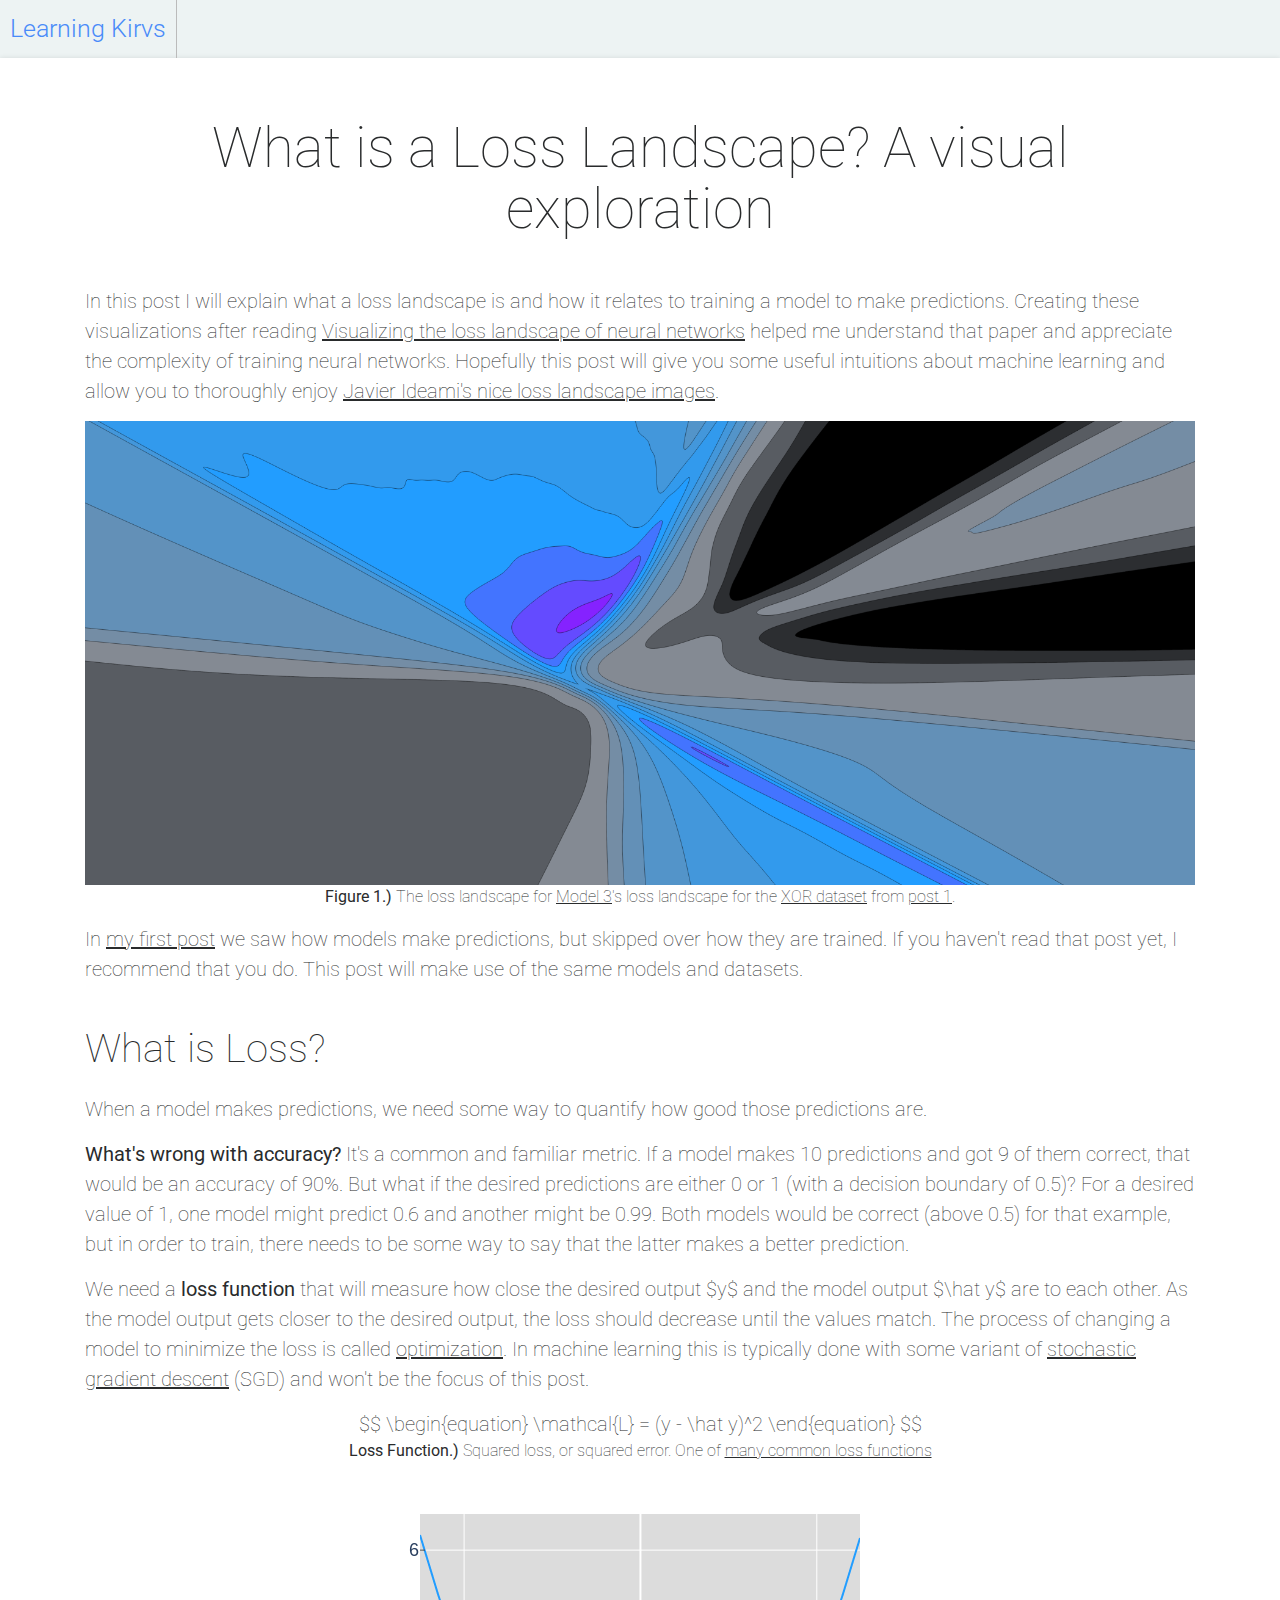
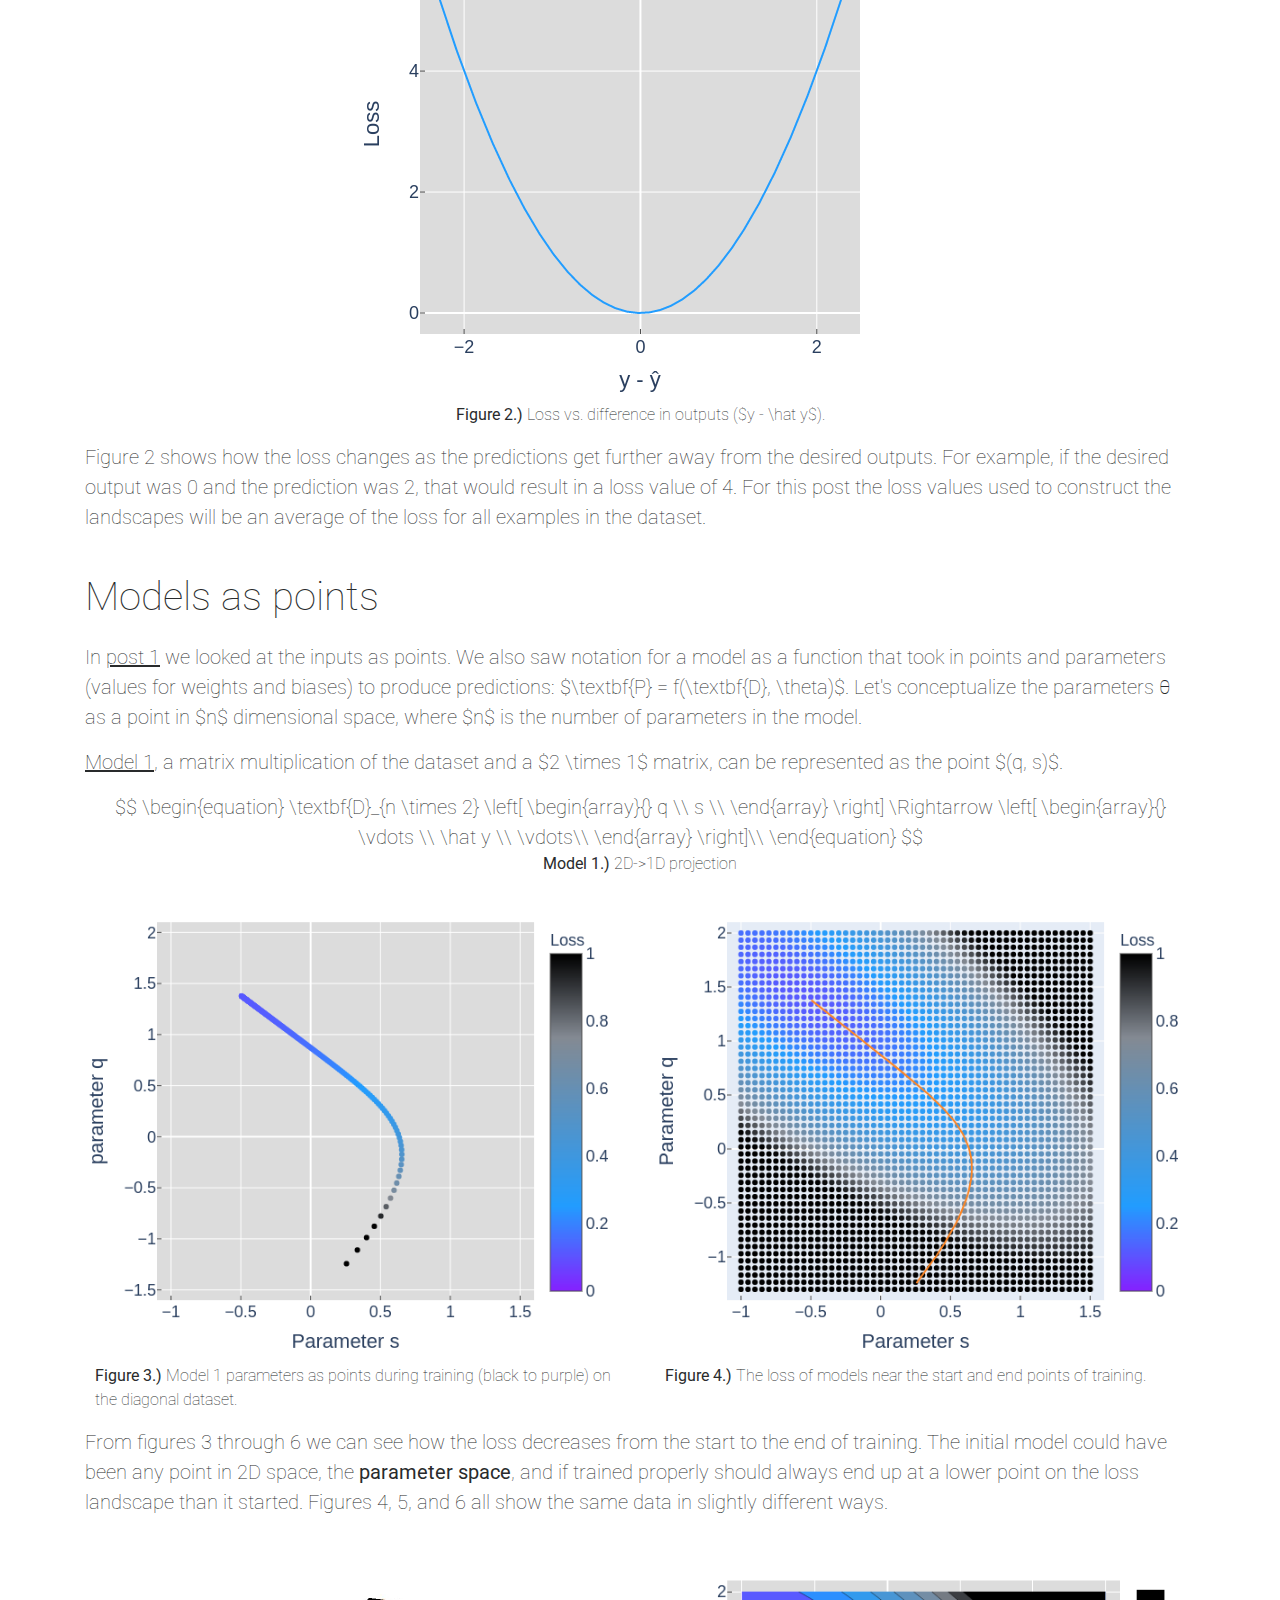
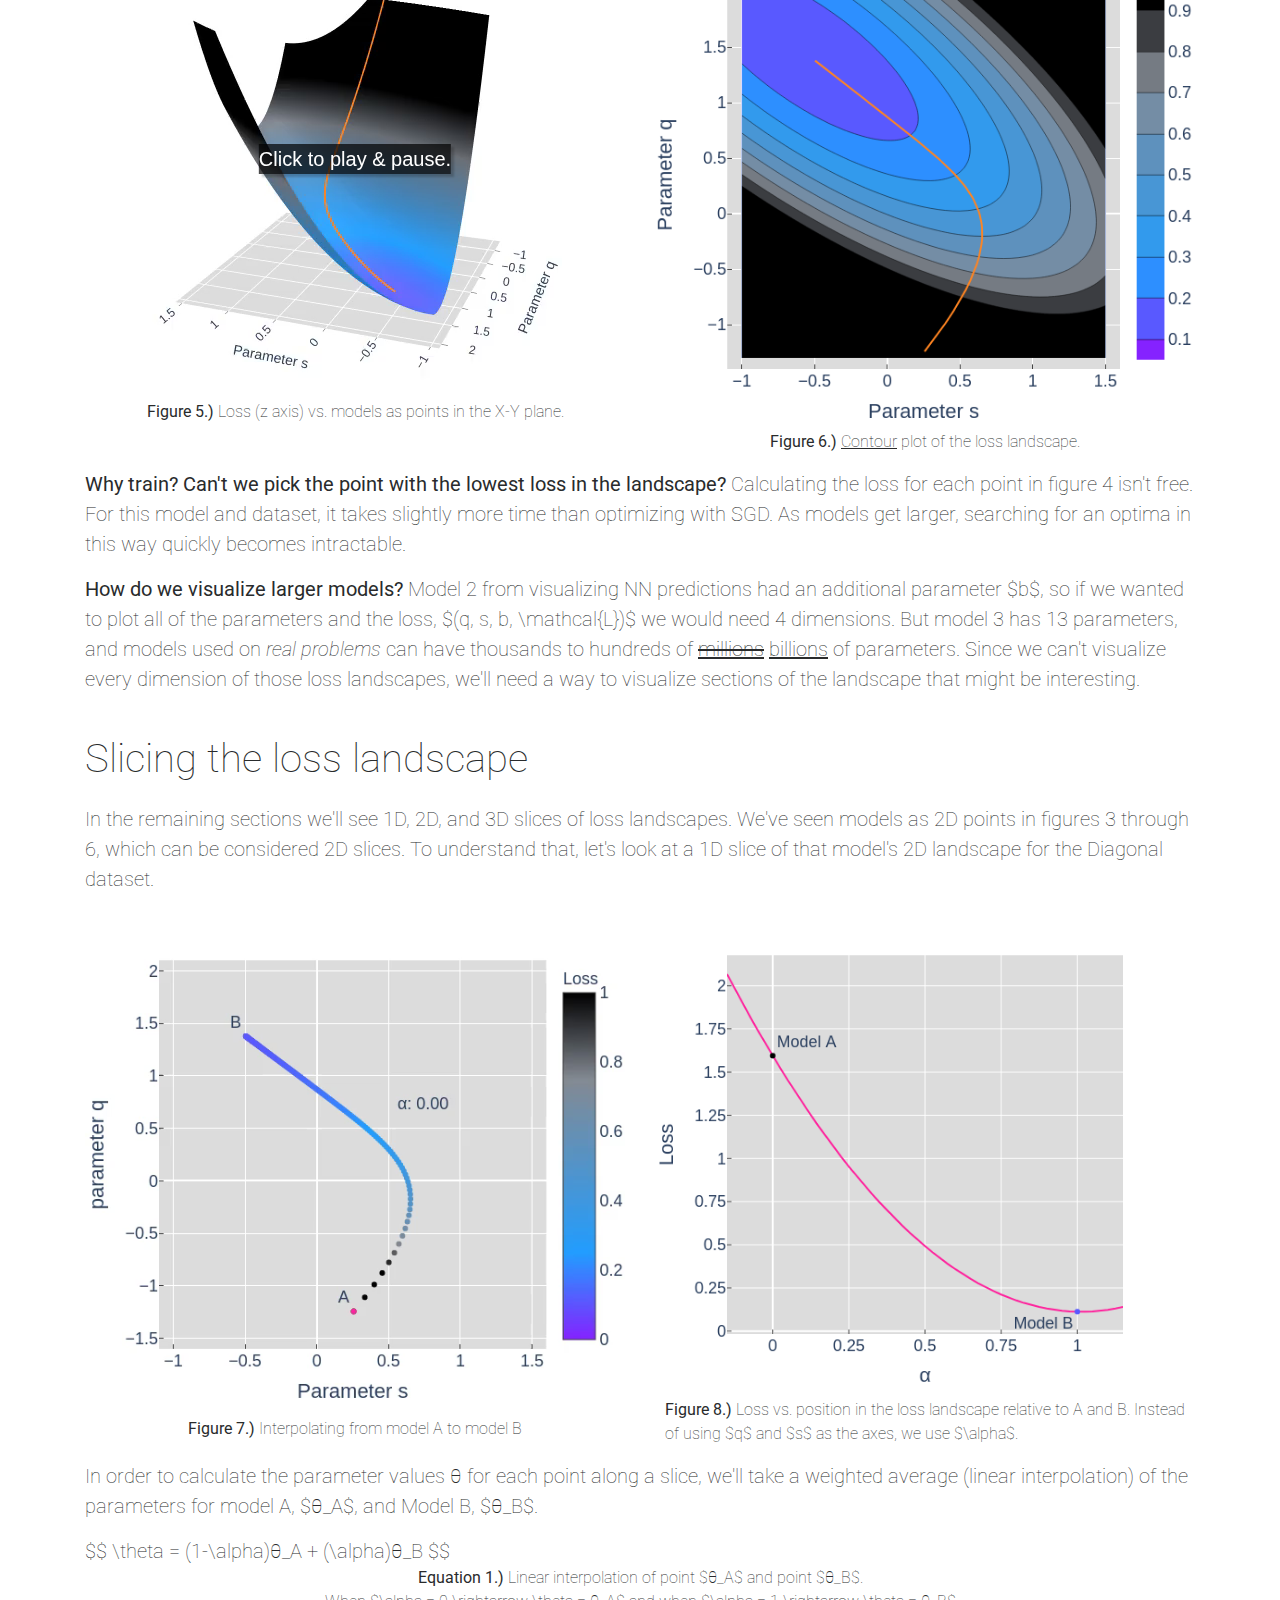
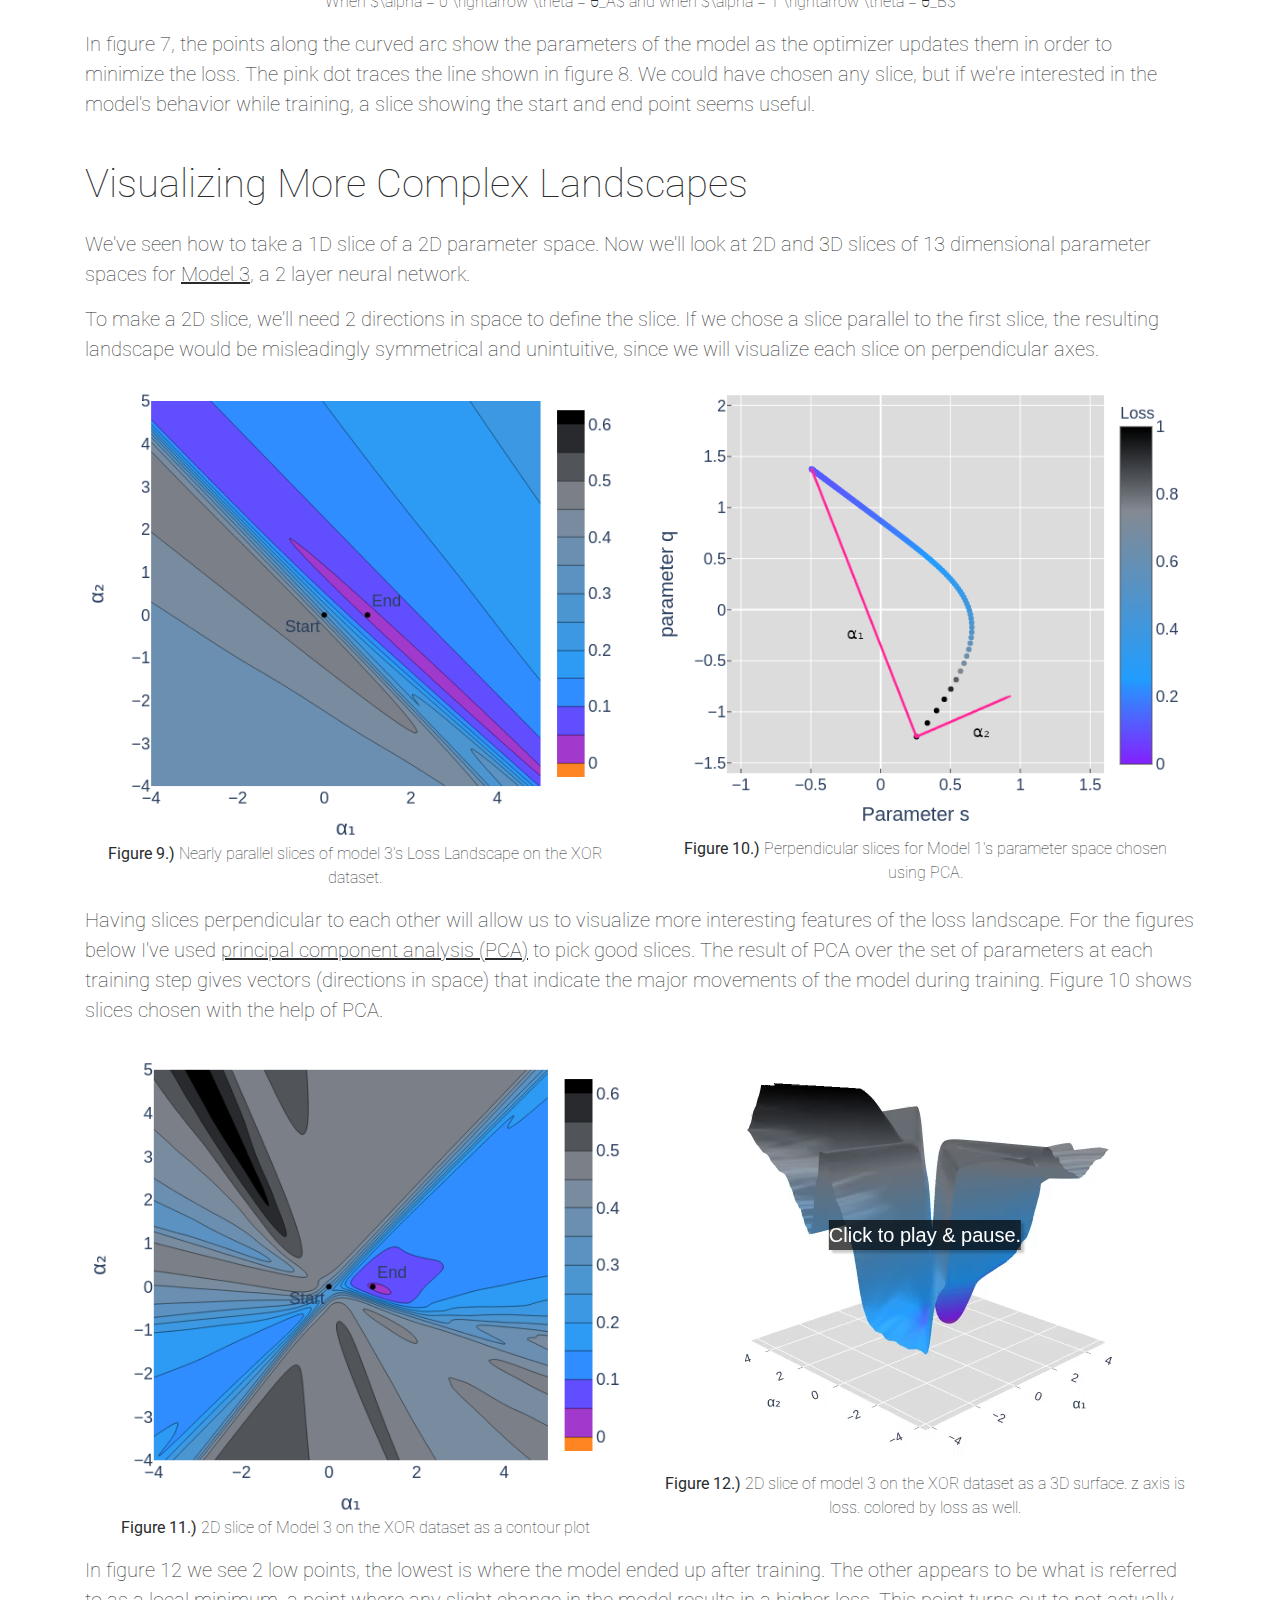
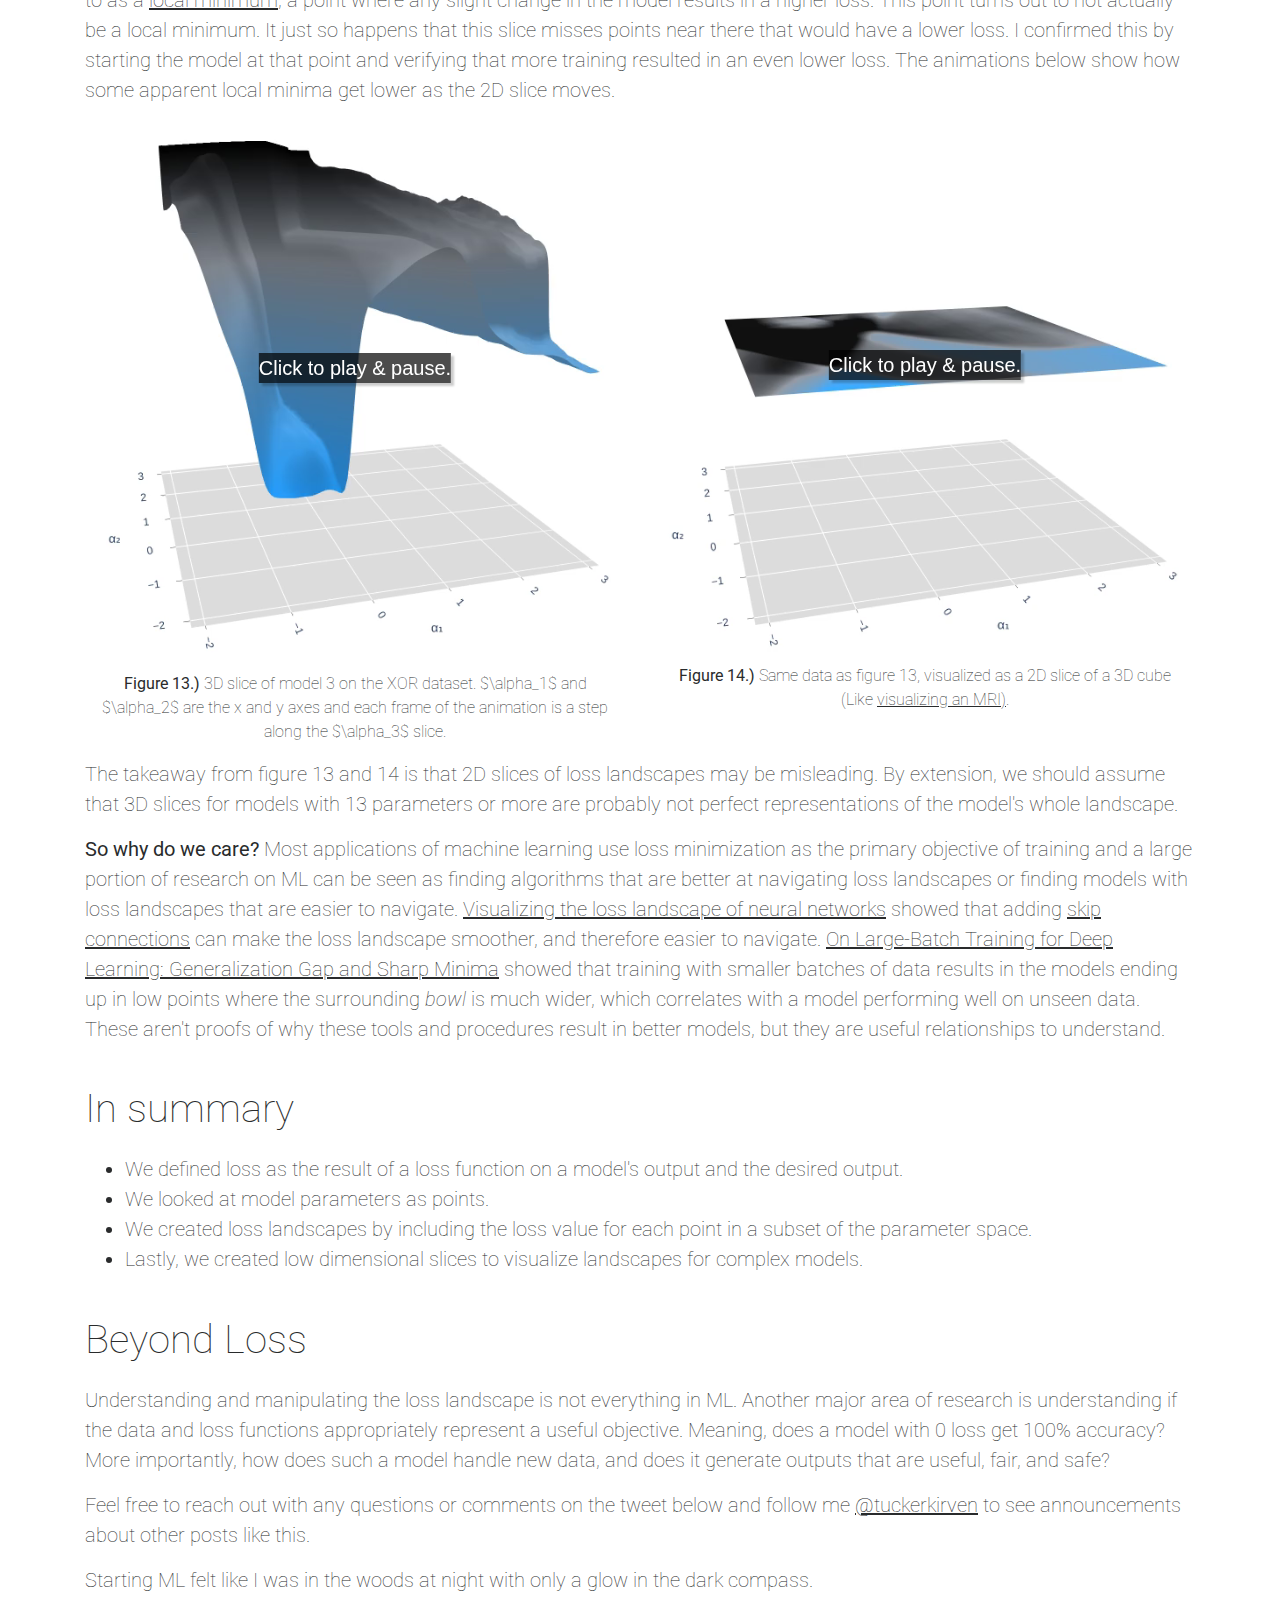
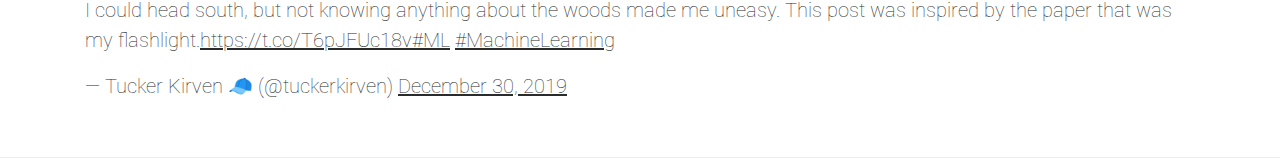
<file: loss_landscape.html>
<!DOCTYPE HTML>
<html lang="en">

<head>
  <title>Visualizing The Loss Landscape
  </title>
  <base target="_blank">
  <meta http-equiv="X-UA-Compatible" content="IE=edge">
  <meta name="viewport" content="width=device-width, initial-scale=1">
  <meta charset="UTF-8">

  <meta property="og:site_name" content="LearningKirvs">
  <meta property="og:title" content="What is a Loss Landscape? A visual exploration">
  <meta property="og:image" content="https://jtuckerk.github.io/images/loss_landscape_big.png">
  <meta property="og:description" content="How can seeing and uderstanding a loss landscape give insights into why some ML tools and procedures work better than others.">
  <!-- Font -->

  <meta name="twitter:card" content="summary_large_image">
  <meta name="twitter:site" content="@learningkirvs">
  <meta name="twitter:creator" content="@tuckerkirven">
  <meta name="twitter:title" content="What is a Loss Landscape? A visual exploration">
  <meta name="twitter:description" content="How can seeing and understanding a loss landscape give insights into why some ML tools and procedures work better than others.">
  <meta name="twitter:image" content="https://jtuckerk.github.io/images/loss_landscape_big.png">
  <link href="https://fonts.googleapis.com/css?family=Roboto:300,400,500" rel="stylesheet">


  <!-- Stylesheets -->

  <link href="common-css/bootstrap.css" rel="stylesheet">

  <link href="common-css/ionicons.css" rel="stylesheet">


  <link href="visualize_nn_predictions/css/styles.css" rel="stylesheet">

  <link href="visualize_nn_predictions/css/responsive.css" rel="stylesheet">

  <link href="visualize_nn_predictions/css/custom.css" rel="stylesheet">

  <link href="css/custom.css" rel="stylesheet">

  <!-- Global site tag (gtag.js) - Google Analytics -->
  <script async src="https://www.googletagmanager.com/gtag/js?id=UA-140927467-1"></script>
  <script>
    window.dataLayer = window.dataLayer || [];

    function gtag() {
      dataLayer.push(arguments);
    }
    gtag('js', new Date());

    gtag('config', 'UA-140927467-1');
  </script>


  <script type="text/x-mathjax-config">
    MathJax.Hub.Config({"HTML-CSS": { scale: 85}, tex2jax: {inlineMath: [['$','$'], ['\\(','\\)']]}});
</script>
  <script src="https://cdn.mathjax.org/mathjax/latest/MathJax.js?config=TeX-AMS-MML_HTMLorMML" type="text/javascript"></script>
  </script>
</head>

<body>

  <header>
    <div class="row no-gutters">
      <div class="col-12">


        <a href="index.html" target="_self" class="logo float-left noline">Learning Kirvs</a>

      </div>
    </div>
    <!-- conatiner -->
  </header>

  <section class="post-area section">
    <div class="container">

      <div class="row">
        <div class="col-lg-22 col-md-22 col-sm-12 col-xs-12 mx-auto">

          <div class="main-post">

            <div class="blog-post-inner">

              <h2 class="title center-text">
                What is a Loss Landscape? A visual exploration
              </h2>
              <br>
              </iron-icon>

              <p class="para">
                In this post I will explain what a loss landscape is and how it relates to training
                a model to make predictions. Creating these visualizations after
                reading <a href="https://arxiv.org/abs/1712.09913">Visualizing the loss landscape of
                neural networks</a> helped me understand that paper and appreciate the complexity of
                training neural networks. Hopefully this post will give you some useful intuitions
                about machine learning and allow you to thoroughly
                enjoy <a href="https://losslandscape.com">Javier Ideami's nice loss landscape
                images</a>.
              </p>
              <img src="images/loss_landscape_big.png" class="img-fluid mx-auto">
              <div class="figure-text-center"><b>Figure 1.) </b>The loss landscape
                for <a href="visualize_nn_predictions.html#Model3" target="_blank">Model 3</a>'s loss
                landscape for the <a href="visualize_nn_predictions.html#XOR_Dataset" target="_blank">XOR dataset</a> from <a href="visualize_nn_predictions.html#Model3" target="_blank">post 1</a>.</div>
              <p class="para">
                In <a href="visualize_nn_predictions.html#Model3" target="_blank">my first post</a>
                we saw how models make predictions, but skipped over how they are trained. If you haven't read that post yet, I recommend that you do. This post
                will make use of the same models and datasets.
              </p>
              <h3> What is Loss? </h3>
              <p class="para">
                When a model makes predictions, we need some way to quantify how good those
                predictions are.
              </p>
              <p class="para">
                <b>What's wrong with accuracy?</b> It's a common and familiar metric. If a model
                makes 10 predictions and got 9 of them correct, that would be an accuracy of
                90%. But what if the desired predictions are either 0 or 1 (with a decision boundary
                of 0.5)? For a desired value of 1, one model might predict 0.6 and another might be
                0.99. Both models would be correct (above 0.5) for that example, but in order to
                train, there needs to be some way to say that the latter makes a better prediction.
              </p>

              <p class="para">
                We need a <b>loss function</b> that will measure how close the desired output $y$
                and the model output $\hat y$ are to each other. As the model output gets closer to
                the desired output, the loss should decrease until the values match. The
                process of changing a model to minimize the loss is
                called <a href="https://en.wikipedia.org/wiki/Mathematical_optimization">optimization</a>. In
                machine learning this is typically done with some variant
                of <a href="https://en.wikipedia.org/wiki/Stochastic_gradient_descent">stochastic
                  gradient descent</a> (SGD) and won't be the focus of this post.
              </p>
              <div class="center-text">
                $$
                \begin{equation}
                \mathcal{L} = (y - \hat y)^2
                \end{equation}
                $$
              </div>
              <div class="figure-text-center"><b>Loss Function.)</b> Squared loss, or squared
                error. One of <a href="https://ml-cheatsheet.readthedocs.io/en/latest/loss_functions.html">many common loss functions</a></div>


              <img src="loss_landscape/images/loss_func.png" class="img-fluid mx-auto" style="padding-top: 40px;">
              <div class="figure-text-center"><b>Figure 2.)</b> Loss vs. difference in outputs ($y -
                \hat y$).</div>
            </div>

            <p class="para">
              Figure 2 shows how the loss changes as the predictions get further away from the
              desired outputs. For example, if the desired output was 0 and the prediction was 2,
              that would result in a loss value of 4. For this post the loss values used to
              construct the landscapes will be an average of the loss for all examples in the
              dataset.
            </p>
            <h3> Models as points </h3>
            <p class="para">
              In <a href="visualize_nn_predictions.html" target="_blank">post 1</a> we looked at the inputs as
              points. We also saw notation for a model as a function that took in points and
              parameters (values for weights and biases) to produce predictions: $\textbf{P} =
              f(\textbf{D}, \theta)$. Let's conceptualize the parameters θ as a
              point in $n$ dimensional space, where $n$ is the number of parameters in the model.
            </p>
            <p class="para">
              <a href="visualize_nn_predictions.html#Model1">Model 1</a>, a matrix multiplication of the dataset and a $2 \times 1$ matrix, can be
              represented as the point $(q, s)$.
            </p>
            <div class="center-text">
              $$
              \begin{equation}
              \textbf{D}_{n \times 2}
              \left[
              \begin{array}{}
              q \\
              s \\
              \end{array}
              \right]
              \Rightarrow
              \left[
              \begin{array}{}
              \vdots \\
              \hat y \\
              \vdots\\
              \end{array}
              \right]\\
              \end{equation}
              $$
            </div>
            <div class="figure-text-center"><b>Model 1.)</b> 2D->1D projection</div>
            <div class="row">
              <div class="col-lg-6 col-md-6 col-sm-12 col-xs-12" style="padding-top: 30px;">
                <img src="loss_landscape/images/2Dmodel_params_training.png" class="img-fluid mx-auto" style="image-rendering: -webkit-optimize-contrast;">
                <div class="figure-text"><b>Figure 3.)</b> Model 1 parameters as points during training (black to purple) on the diagonal dataset.</div>
              </div>

              <div class="col-lg-6 col-md-6 col-sm-12 col-xs-12" style="padding-top: 30px;">
                <img src="loss_landscape/images/2Dgrid.png" class="img-fluid mx-auto">
                <div class="figure-text"><b>Figure 4.)</b> The loss of models near the start and
                  end points of training.</div>
              </div>
            </div>
            <p class="para">
              From figures 3 through 6 we can see how the loss decreases from the start to the end
              of training. The initial model could have been any point in 2D space, the <b>parameter
                space</b>, and if trained properly should always end up at a lower point on the loss
              landscape than it started. Figures 4, 5, and 6 all show the same data in slightly
              different ways.
            </p>
            <div class="row">
              <div class="col-lg-6 col-md-6 col-sm-12 col-xs-12" style="padding-top: 30px;">
                <div class="animate center-text" style="height: unset;">
                  <video class="videoGif embed-responsive img-max" preload="metadata" disableRemotePlayback loop playsinline>
                    <source src="loss_landscape/gifs/rotate2dproj_surface.mp4#t=0.1" type="video/mp4" />
                  </video>
                </div>

                <div class="figure-text-center"><b>Figure 5.)</b> Loss (z axis) vs. models as points
                  in the X-Y plane.</div>
              </div>

              <div class="col-lg-6 col-md-6 col-sm-12 col-xs-12" style="padding-top: 30px;">
                <img src="loss_landscape/images/2Dcontour_sc.png" class="img-fluid mx-auto">
                <div class="figure-text-center"><b>Figure
                    6.)</b> <a href="https://en.wikipedia.org/wiki/Contour_line">Contour</a> plot of
                  the loss landscape.</div>
              </div>
            </div>
            <p class="para">
              <b>Why train? Can't we pick the point with the lowest loss in the landscape?</b>
              Calculating the loss for each point in figure 4 isn't free. For this model
              and dataset, it takes slightly more time than optimizing with SGD. As models get
              larger, searching for an optima in this way quickly becomes intractable.
            </p>
            <p class="para">
              <b>How do we visualize larger models?</b> Model 2 from visualizing NN predictions had
              an additional parameter $b$, so if we wanted to plot all of the parameters and the
              loss, $(q, s, b, \mathcal{L})$ we would need 4 dimensions. But model 3 has 13
              parameters, and models used on <i>real problems</i> can have thousands to hundreds
              of <a href="https://yashuseth.blog/2019/06/12/bert-explained-faqs-understand-bert-working/"><s>millions</s></a> <a href="https://twitter.com/arankomatsuzaki/status/1266172138773307392?s=20">billions</a>
              of parameters. Since we can't visualize every dimension of those loss landscapes,
              we'll need a way to visualize sections of the landscape that might be
              interesting.
            </p>
            <h3> Slicing the loss landscape </h3>
            <p class="para">
              In the remaining sections we'll see 1D, 2D, and 3D slices of loss landscapes. We've
              seen models as 2D points in figures 3 through 6, which can be considered 2D slices. To
              understand that, let's look at a 1D slice of that model's 2D landscape for the Diagonal
              dataset.
            </p>
            <div class="row">
              <div class="col-lg-6 col-md-6 col-sm-12 col-xs-12" style="padding-top: 30px;">
                <div class="animate center-text autostarted" style="height: unset;">
                  <video class="videoGif embed-responsive img-max" preload="metadata" disableRemotePlayback loop playsinline autoplay muted>
                    <source src="loss_landscape/gifs/slice_2d.mp4#t=0.1" type="video/mp4" />
                  </video>
                </div>
                <div class="figure-text-center"><b>Figure 7.)</b> Interpolating from model A to model B</div>
              </div>

              <div class="col-lg-6 col-md-6 col-sm-12 col-xs-12" style="padding-top: 30px;">
                <img src="loss_landscape/images/1Dloss_slice.png" class="img-fluid mx-auto">
                <div class="figure-text"><b>Figure 8.)</b> Loss vs. position in the loss landscape
                  relative to A and B. Instead of using $q$ and $s$ as the axes, we use $\alpha$.</div>
              </div>
            </div>
            <p class="para">
              In order to calculate the parameter values θ for each point along a slice, we'll
              take a weighted average (linear interpolation) of the parameters for model A, $θ_A$,
              and Model B, $θ_B$.
            </p>
            $$
            \theta = (1-\alpha)θ_A + (\alpha)θ_B
            $$
            <div class="figure-text-center"><b>Equation 1.)</b> Linear interpolation of point $θ_A$ and
              point $θ_B$.<br> When $\alpha = 0 \rightarrow \theta = θ_A$ and when $\alpha = 1
              \rightarrow \theta = θ_B$</div>

            <p class="para">
              In figure 7, the points along the curved arc show the parameters of the model as the
              optimizer updates them in order to minimize the loss. The pink dot traces the line
              shown in figure 8. We could have chosen any slice, but if we're interested in the
              model's behavior while training, a slice showing the start and end point seems
              useful.
            </p>
            <h3> Visualizing More Complex Landscapes </h3>
            <p class="para">
              We've seen how to take a 1D slice of a 2D parameter space. Now we'll look at 2D and
              3D slices of 13 dimensional parameter spaces for <a href="visualize_nn_predictions.html#Model3" target="_blank">Model 3</a>, a 2 layer neural network.
            </p>
            <p class="para">
              To make a 2D slice, we'll need 2 directions in space to define the slice. If we chose
              a slice parallel to the first slice, the resulting landscape would be misleadingly
              symmetrical and unintuitive, since we will visualize each slice on perpendicular axes.
            </p>
            <div class="row">
              <div class="col-lg-6 col-md-6 col-sm-12 col-xs-12">
                <img src="loss_landscape/images/XOR3_2d_par_sc_9.png" class="img-fluid mx-auto">
                <div class="figure-text-center"><b>Figure 9.)</b> Nearly parallel slices of model 3's Loss Landscape on the XOR dataset.</div>
              </div>
              <div class="col-lg-6 col-md-6 col-sm-12 col-xs-12">
                <img src="loss_landscape/images/2Dmodel_params_training_PCA_slices.png" class="img-fluid mx-auto">
                <div class="figure-text-center"><b>Figure 10.)</b> Perpendicular slices for Model 1's parameter space chosen using PCA.</div>
              </div>
            </div>
            <p class="para">
              Having slices perpendicular to each other will allow us to visualize more interesting
              features of the loss landscape. For the figures below I've
              used <a href="https://en.wikipedia.org/wiki/Principal_component_analysis">principal
                component analysis (PCA)</a> to pick good slices. The result of PCA over the set of
              parameters at each training step gives vectors (directions in space) that indicate the
              major movements of the model during training. Figure 10 shows slices chosen with the
              help of PCA.
            </p>
            <div class="row">
              <div class="col-lg-6 col-md-6 col-sm-12 col-xs-12">
                <img src="loss_landscape/images/XOR3_2D_orth_sc_10.png" class="img-fluid mx-auto">
                <div class="figure-text-center"><b>Figure 11.)</b> 2D slice of Model 3 on the XOR dataset as a contour plot</div>

              </div>
              <div class="col-lg-6 col-md-6 col-sm-12 col-xs-12">
                <div class="animate center-text " style="height: unset;">
                  <video class="videoGif embed-responsive img-max" preload="metadata" disableRemotePlayback loop playsinline>
                    <source src="loss_landscape/gifs/XOR3_3D_rotate.mp4#t=0.1" type="video/mp4" />
                  </video>
                </div>
                <div class="figure-text-center"><b>Figure 12.)</b> 2D slice of model 3 on the XOR dataset as a 3D surface. z axis is loss. colored by loss as well. </div>
              </div>
            </div>
            <p class="para">
              In figure 12 we see 2 low points, the lowest is where the model ended up after
              training. The other appears to be what is referred to as
              a <a href="https://www.mathsisfun.com/algebra/functions-maxima-minima.html">local
              minimum</a>, a point where any slight change in the model results in a higher
              loss. This point turns out to not actually be a local minimum. It just so happens that
              this slice misses points near there that would have a lower loss. I confirmed this by
              starting the model at that point and verifying that more training resulted in an even
              lower loss. The animations below show how some apparent local minima get lower as the
              2D slice moves.
            </p>
            <div class="row">
              <div class="col-lg-6 col-md-6 col-sm-12 col-xs-12">
                <div class="animate center-text " style="height: unset;">
                  <video class="videoGif embed-responsive img-max" preload="metadata" disableRemotePlayback playsinline>
                    <source src="loss_landscape/gifs/3DSlice_XOR.mp4#t=0.1" type="video/mp4" />
                  </video>

                </div>
                <div class="figure-text-center"><b>Figure 13.)</b> 3D slice of model 3 on the XOR
                  dataset. $\alpha_1$ and $\alpha_2$ are the x and y axes and each frame of the
                  animation is a step along the $\alpha_3$ slice.</div>
              </div>


              <div class="col-lg-6 col-md-6 col-sm-12 col-xs-12">
                <div class="animate center-text " style="height: unset;">
                  <video class="videoGif embed-responsive img-max" preload="metadata" disableRemotePlayback playsinline style="padding-top: 150px;">
                    <source src="loss_landscape/gifs/3DSlice_XOR_flat.mp4#t=0.1" type="video/mp4" />
                  </video>
                </div>

                <div class="figure-text-center"><b>Figure 14.)</b> Same data as figure 13, visualized as a 2D slice of a 3D cube (Like <a href="https://miykael.github.io/nipype-beginner-s-guide/neuroimaging.html#smri-structural-mri">visualizing an MRI)</a>.</div>
              </div>
            </div>
            <p class="para">
              The takeaway from figure 13 and 14 is that 2D slices of loss landscapes may be
              misleading. By extension, we should assume that 3D slices for models with 13 parameters
              or more are probably not perfect representations of the model's whole landscape.
            </p>
            <p class="para">
              <b>So why do we care?</b> Most applications of machine learning use loss minimization
              as the primary objective of training and a large portion of research on ML can be seen
              as finding algorithms that are better at navigating loss landscapes or finding models
              with loss landscapes that are easier to
              navigate. <a href="https://arxiv.org/abs/1712.09913">Visualizing the loss landscape of
              neural networks</a> showed that adding <a href="">skip connections</a> can make the
              loss landscape smoother, and therefore easier to
              navigate. <a href="https://arxiv.org/abs/1609.04836">On Large-Batch Training for Deep
              Learning: Generalization Gap and Sharp Minima</a> showed that training with smaller
              batches of data results in the models ending up in low points where the
              surrounding <i>bowl</i> is much wider, which correlates with a model performing well
              on unseen data. These aren't proofs of why these tools and procedures result in better
              models, but they are useful relationships to understand.
            </p>
            <h3> In summary </h3>
            <p class="para">
              <ul>
                <li>We defined loss as the result of a loss function on a model's output and the
                  desired output.</li>
                <li>We looked at model parameters as points.</li>
                <li>We created loss landscapes by
                  including the loss value for each point in a subset of the parameter space.</li>
                <li> Lastly, we created low
                  dimensional slices to visualize landscapes for complex models.
                </li>
              </ul>


            </p>
            <h3> Beyond Loss </h3>
            <p class="para">
              Understanding and manipulating the loss landscape is not everything in ML. Another
              major area of research is understanding if the data and loss functions appropriately
              represent a useful objective. Meaning, does a model with 0 loss get 100% accuracy?
              More importantly, how does such a model handle new data, and does it generate outputs
              that are useful, fair, and safe?
            </p>
              <p class="para">
              Feel free to reach out with any questions or comments on the tweet below and follow
              me <a href="https://twitter.com/tuckerkirven">@tuckerkirven</a> to see announcements
              about other posts like this.
            </p>
  <blockquote class="twitter-tweet tw-align-center"><p lang="en" dir="ltr">Starting ML felt like I was in the woods at night with only a glow in the dark compass. <br>I could head south, but not knowing anything about the woods made me uneasy. This post was inspired by the paper that was my flashlight.<a href="https://t.co/T6pJFUc18v">https://t.co/T6pJFUc18v</a><a href="https://twitter.com/hashtag/ML?src=hash&amp;ref_src=twsrc%5Etfw">#ML</a> <a href="https://twitter.com/hashtag/MachineLearning?src=hash&amp;ref_src=twsrc%5Etfw">#MachineLearning</a></p>&mdash; Tucker Kirven 🧢 (@tuckerkirven) <a href="https://twitter.com/tuckerkirven/status/1211756816364912641?ref_src=twsrc%5Etfw">December 30, 2019</a></blockquote> <script async src="https://platform.twitter.com/widgets.js" charset="utf-8"></script>
          </div>

        </div>
        <!-- post-info -->


      </div>
      <!-- main-post -->
    </div>
    <!-- col-lg-8 col-md-12 -->

    </div>
    <!-- row -->

    </div>
    <!-- container -->
  </section>
  <!-- post-area -->


  <!-- SCIPTS -->

  <script src="common-js/jquery-3.1.1.min.js"></script>

  <script src="common-js/tether.min.js"></script>

  <script src="common-js/bootstrap.js"></script>

  <script src="common-js/scripts.js"></script>

  <script src="js/gif.js"> </script>




</body>

</html>
</file>
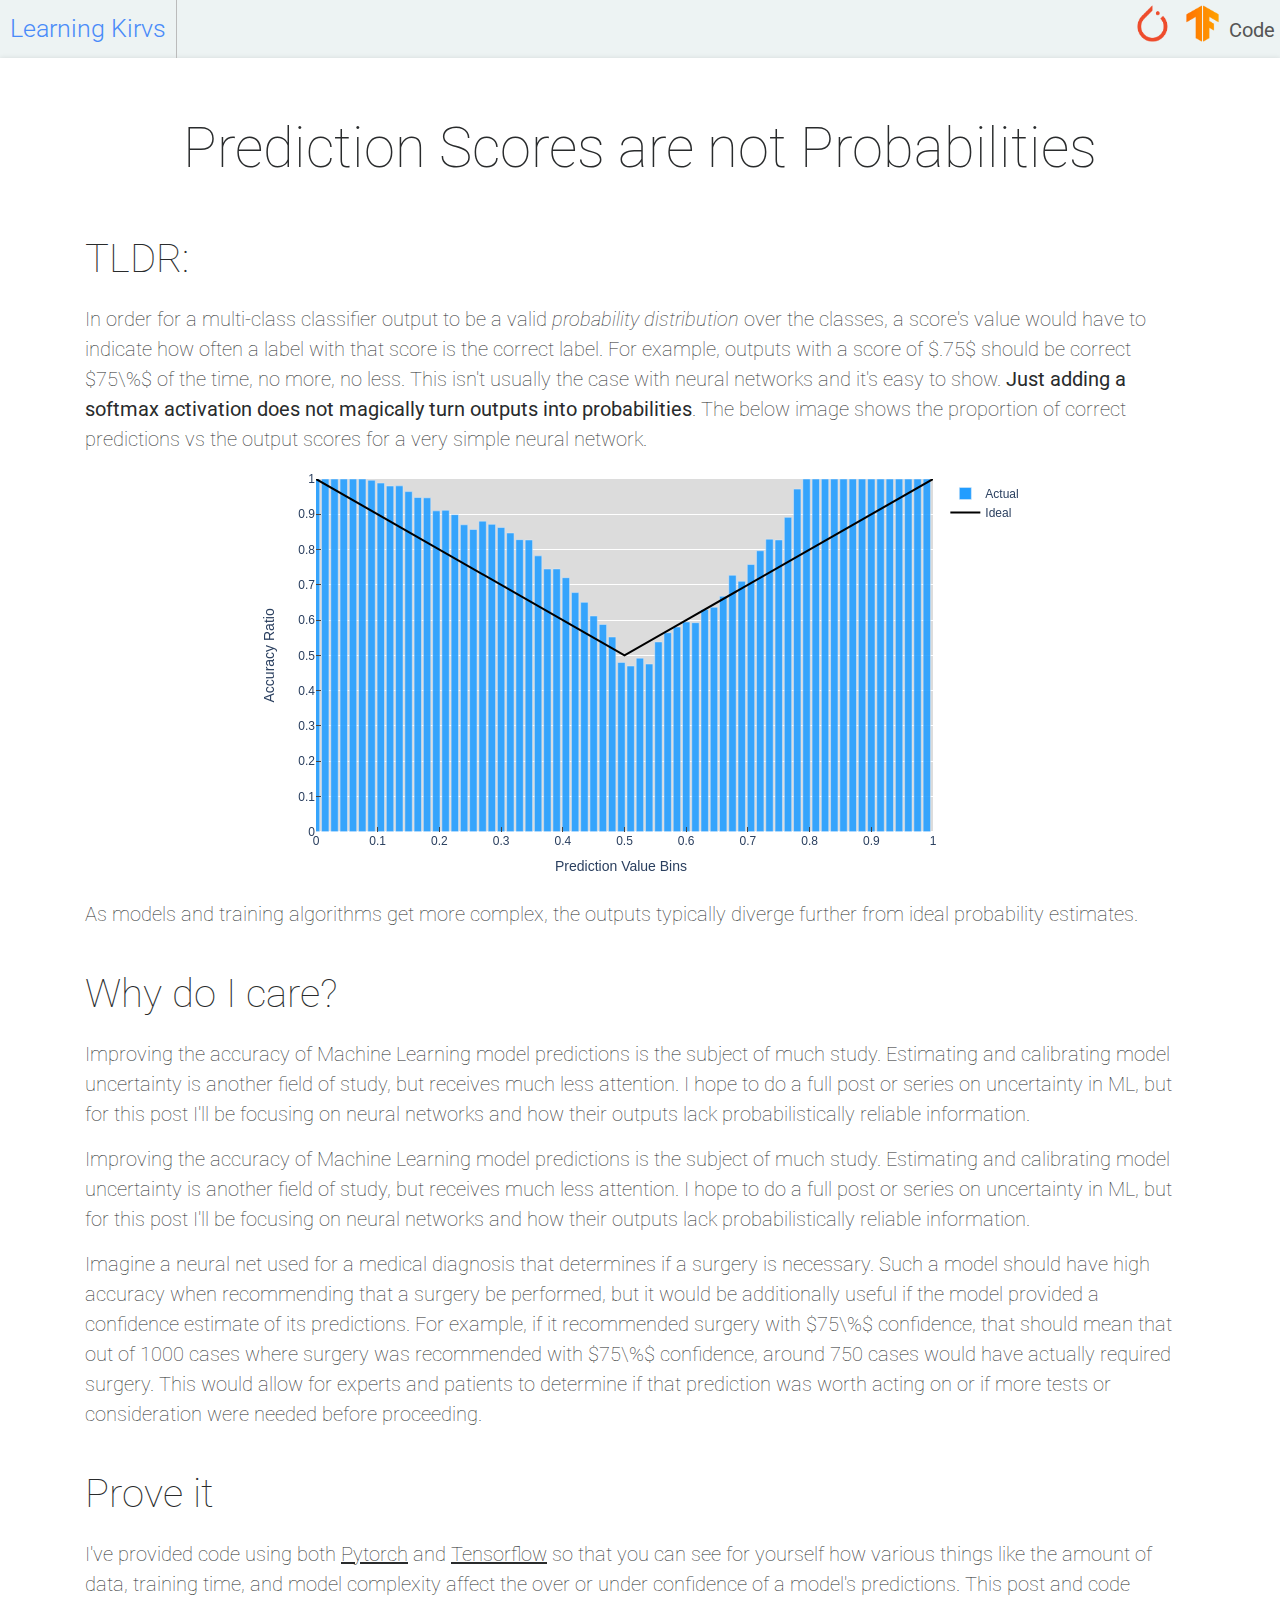
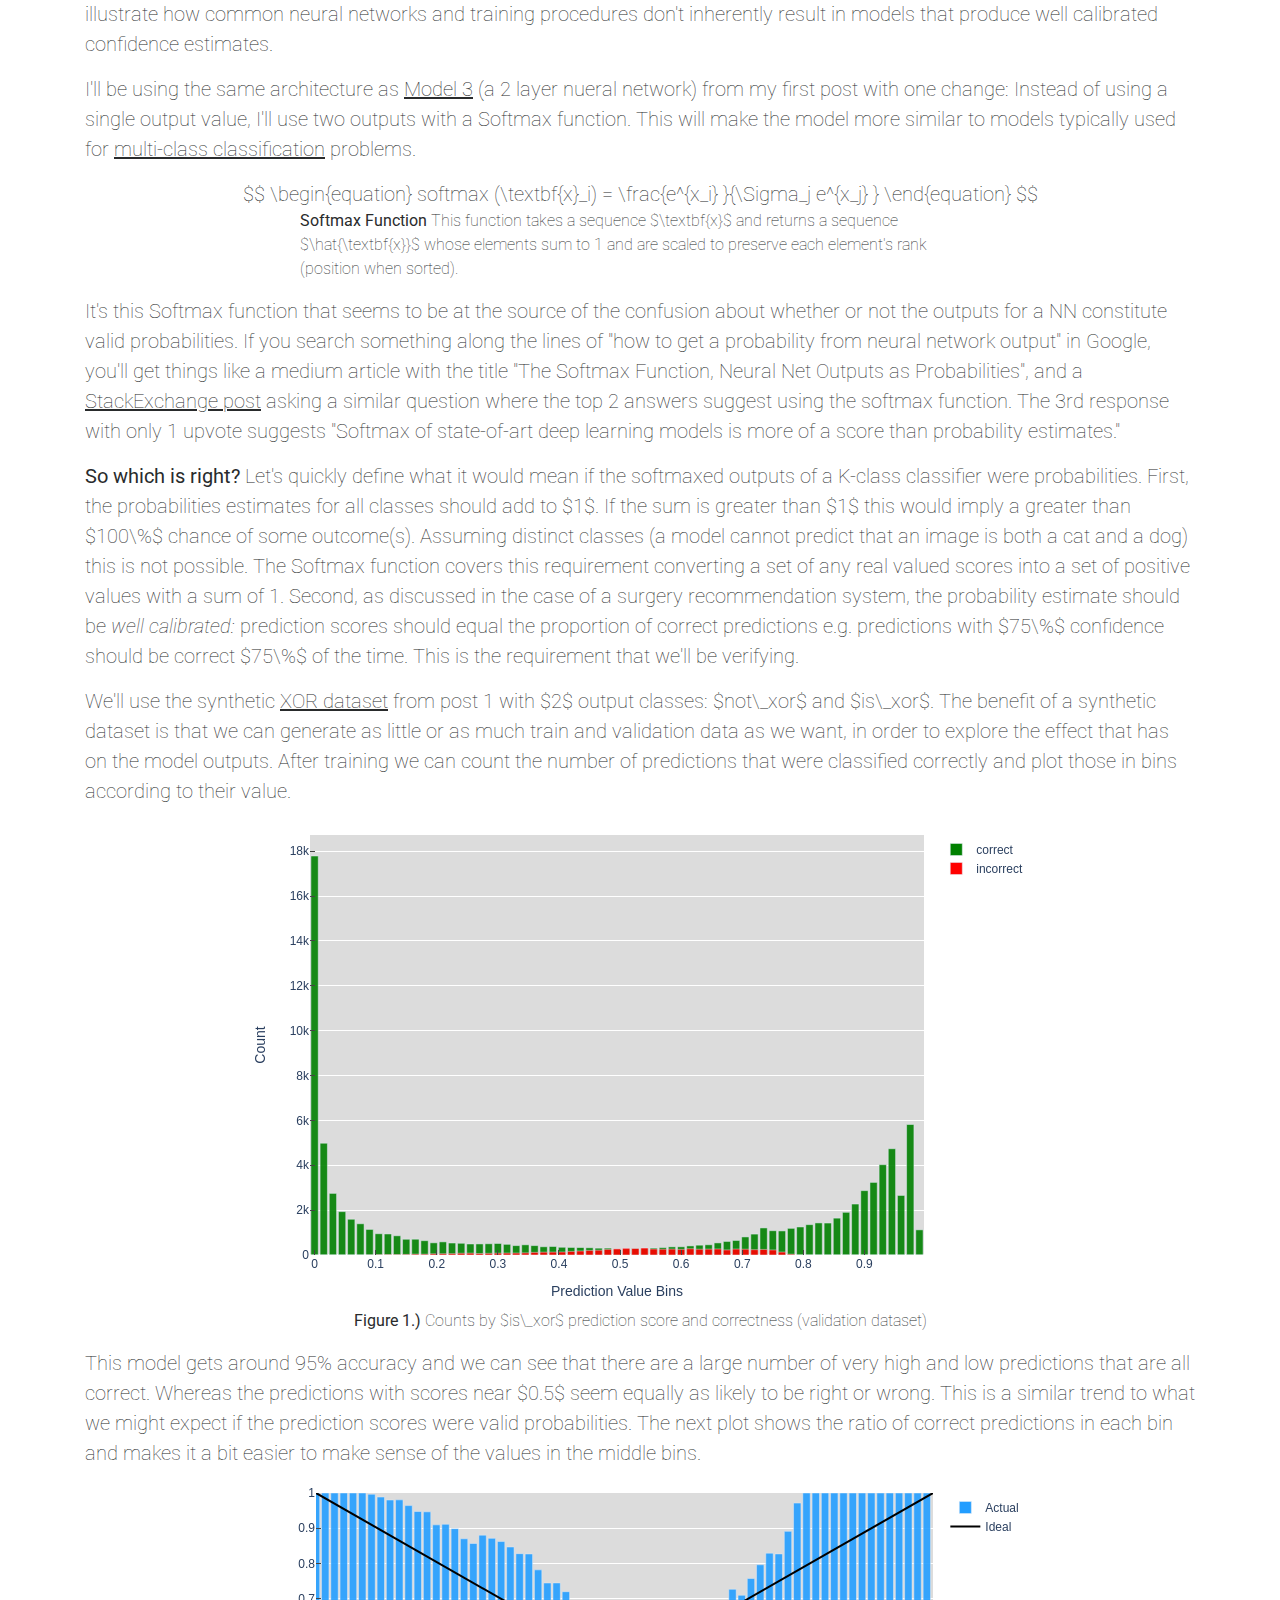
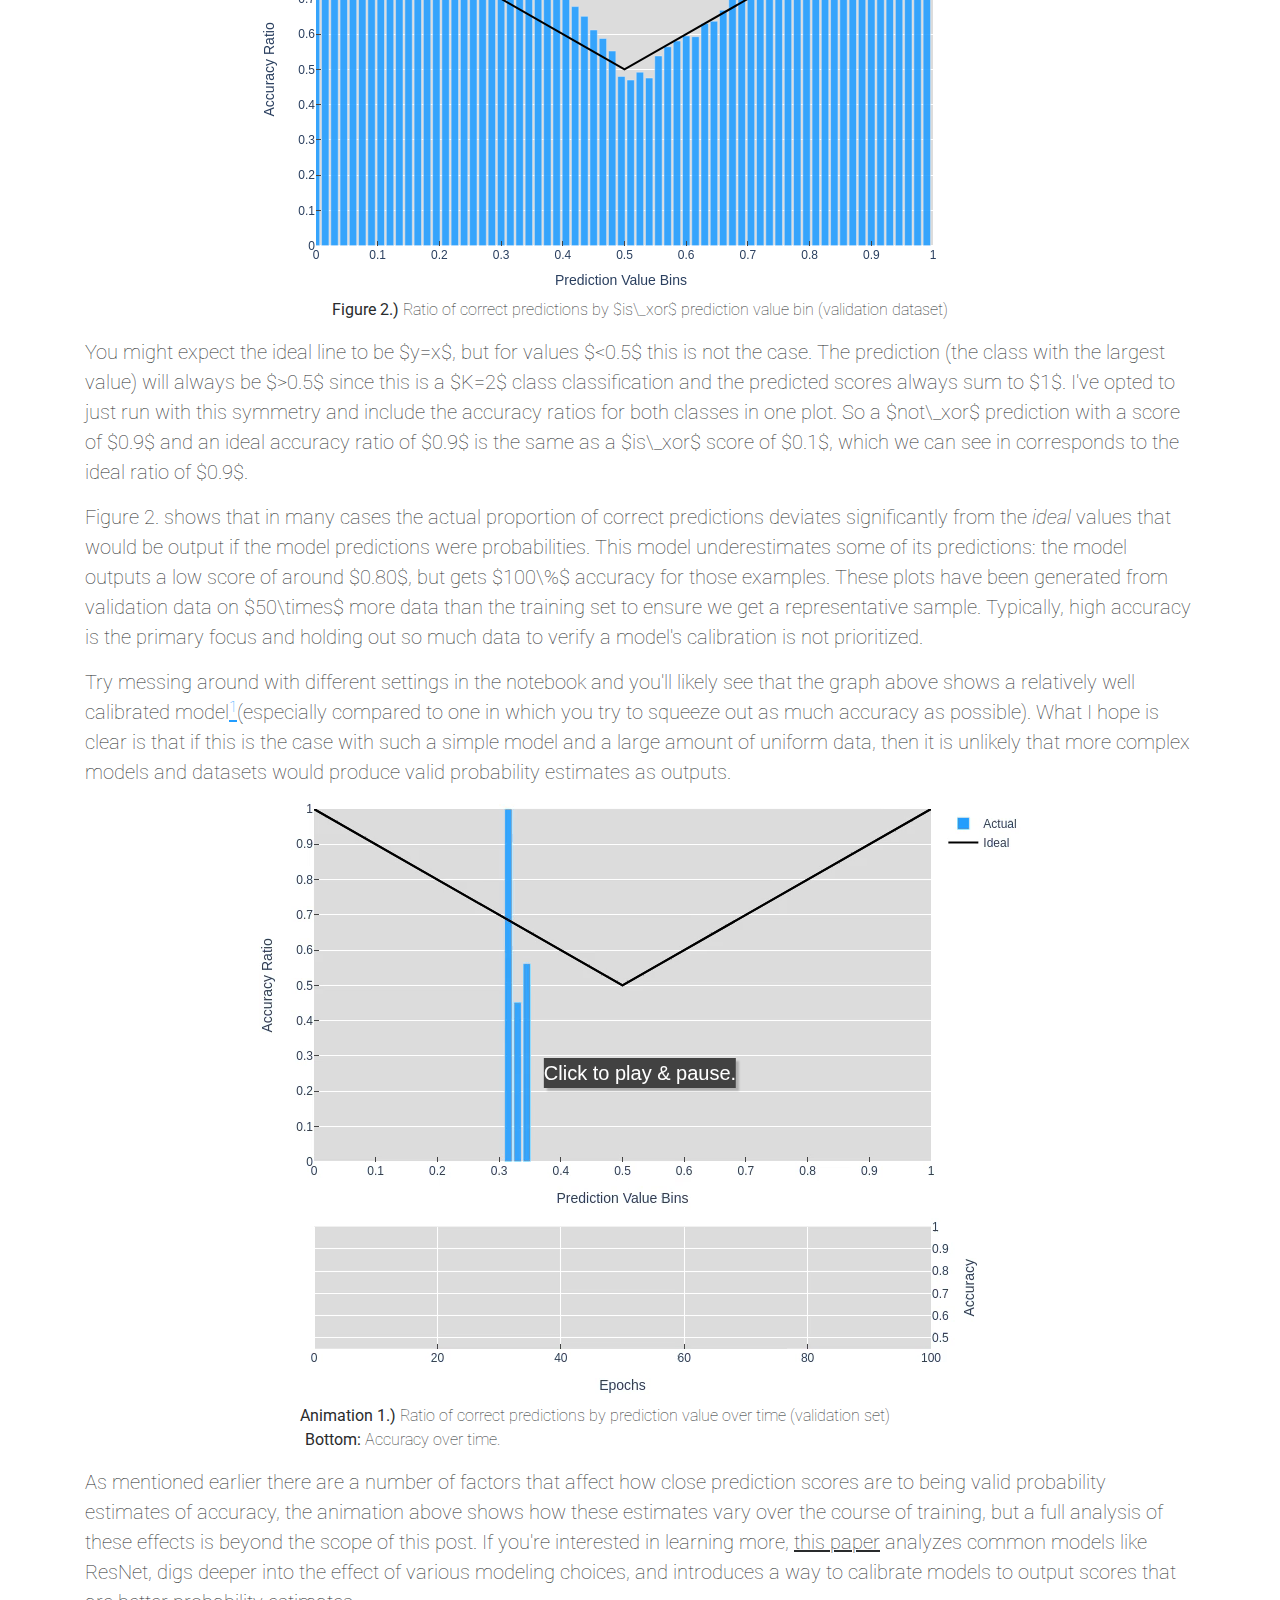
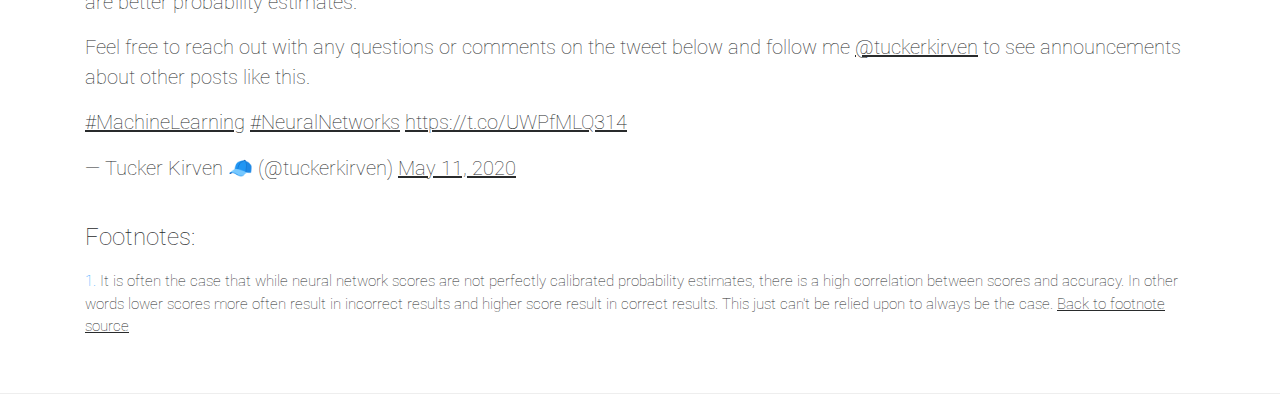
<file: prediction_probabilities.html>
<!DOCTYPE HTML>
<html lang="en">

<head>
    <title>Neural Network Prediction Scores are not Probabilities
    </title>
    <base target="_blank">
    <meta http-equiv="X-UA-Compatible" content="IE=edge">
    <meta name="viewport" content="width=device-width, initial-scale=1">
    <meta charset="UTF-8">

    <meta property="og:site_name" content="LearningKirvs">
    <meta property="og:title" content="Prediction Scores are not Probabilities">
    <meta property="og:image" content="https://jtuckerk.github.io/prediction_probabilities/images/correct_ratio.png">
    <meta property="og:description" content="When a classification network outputs a softmaxed value of .99, is it right 99% of the time?">
    <!-- Font --> <!-- TODO IMAGES -->
    <meta name="twitter:card" content="summary_large_image">
    <meta name="twitter:site" content="@learningkirvs">
    <meta name="twitter:creator" content="@tuckerkirven">
    <meta name="twitter:title" content="Prediction Scores are not Probabilities">
    <meta name="twitter:description" content="When a classification network outputs a softmaxed value of .99, is it right 99% of the time?">
    <meta name="twitter:image" content="https://jtuckerk.github.io/prediction_probabilities/images/correct_ratio.png">
    <link href="https://fonts.googleapis.com/css?family=Roboto:300,400,500" rel="stylesheet">


    <!-- Stylesheets -->

    <link href="common-css/bootstrap.css" rel="stylesheet">

    <link href="common-css/ionicons.css" rel="stylesheet">


    <link href="visualize_nn_predictions/css/styles.css" rel="stylesheet">

    <link href="visualize_nn_predictions/css/responsive.css" rel="stylesheet">

    <link href="visualize_nn_predictions/css/custom.css" rel="stylesheet">

    <link href="css/custom.css" rel="stylesheet">

    <!-- Global site tag (gtag.js) - Google Analytics -->
    <script async src="https://www.googletagmanager.com/gtag/js?id=UA-140927467-1"></script>
    <script>
        window.dataLayer = window.dataLayer || [];

        function gtag() { dataLayer.push(arguments); } gtag('js', new Date());

        gtag('config', 'UA-140927467-1');
    </script>


    <script type="text/x-mathjax-config">
        MathJax.Hub.Config({"HTML-CSS": { scale: 85}, tex2jax: {inlineMath: [['$','$'],
        ['\\(','\\)']]}});
</script>
    <script src="https://cdn.mathjax.org/mathjax/latest/MathJax.js?config=TeX-AMS-MML_HTMLorMML"
    type="text/javascript"></script>
    </script>
</head>

<body>

    <header>
        <div class="row no-gutters">
            <div class="col-12">


                <a href="index.html" target="_self" class="logo float-left noline">Learning
                    Kirvs</a>


                <a class="float-right menu">

                    <div class="float-left" style="position:relative; color: #555555;">Code</div>
                    <a href="https://colab.research.google.com/drive/1qYEtxLvT5Z7CXBe1aVRnhw2xt32Y8lJM#forceEdit=true&sandboxMode=true" class="float-right colab-icon" style="width: 40px; height: 40px; padding-top: 5px; padding-left: 7px; margin-left:10px;margin-right:5px;">
                        <img src="images/tensorflow.png" class="img-fluid mx-auto">
                    </a>

                    <a href="https://colab.research.google.com/drive/1_xjoPnj6JD75zBIxmu67JQB7NinXOKlS#forceEdit=true&sandboxMode=true" class="float-right colab-icon" style="width: 40px; height: 40px; padding-top: 5px; padding-left: 7px;  margin-left:10px">
                        <img src="images/pytorch.png" class="img-fluid mx-auto">

                    </a>



                </a>
            </div>
        </div>
        <!-- conatiner -->
    </header>

    <section class="post-area section">
        <div class="container">

            <div class="row">
                <div class="col-lg-22 col-md-22 col-sm-12 col-xs-12 mx-auto">

                    <div class="main-post">

                        <div class="blog-post-inner">

                            <h2 class="title center-text">
                                Prediction Scores are not Probabilities
                            </h2>
                            <br>
                            <h3>TLDR:</h3>
                            <p class="para">
                                In order for a multi-class classifier output to be a
                                valid <i>probability distribution</i> over the classes, a score's
                                value would have to indicate how often a label with that score is
                                the correct label. For example, outputs with a score of $.75$ should
                                be correct $75\%$ of the time, no more, no less. This isn't usually
                                the case with neural networks and it's easy to show. <b>Just adding
                                a softmax activation does not magically turn outputs into
                                probabilities</b>. The below image shows the proportion of correct
                                predictions vs the output scores for a very simple neural network.
                            </p>
                           <img src="prediction_probabilities/images/correct_ratio.png" class="img-fluid mx-auto">
                              <p class="para">As models and training algorithms get more complex, the outputs typically diverge further from ideal probability estimates.
  </p>
                            <h3>Why do I care?</h3>
                            <p class="para">
                                Improving the accuracy of Machine Learning model predictions is the
                                subject of much study. Estimating and calibrating model uncertainty
                                is another field of study, but receives much less attention. I hope
                                to do a full post or series on uncertainty in ML, but for this post
                                I'll be focusing on neural networks and how their outputs lack
                                probabilistically reliable information.
                            </p>

                            <p class="para">
                                Improving the accuracy of Machine Learning model predictions is the
                                subject of much study. Estimating and calibrating model uncertainty
                                is another field of study, but receives much less attention. I hope
                                to do a full post or series on uncertainty in ML, but for this post
                                I'll be focusing on neural networks and how their outputs lack
                                probabilistically reliable information.
                            </p>
                            <p class="para">
                                Imagine a neural net used for a medical diagnosis that determines if
                                a surgery is necessary. Such a model should have high accuracy when
                                recommending that a surgery be performed, but it would be
                                additionally useful if the model provided a confidence estimate of
                                its predictions. For example, if it recommended surgery with $75\%$
                                confidence, that should mean that out of 1000 cases where surgery
                                was recommended with $75\%$ confidence, around 750 cases would have
                                actually required surgery. This would allow for experts and patients
                                to determine if that prediction was worth acting on or if more tests
                                or consideration were needed before proceeding.
                            </p>
                              <h3>Prove it</h3>
                            <p class="para">
                                I've provided code using
                                both <a href="https://colab.research.google.com/drive/1_xjoPnj6JD75zBIxmu67JQB7NinXOKlS#forceEdit=true&sandboxMode=true">Pytorch</a>
                                and <a href="https://colab.research.google.com/drive/1qYEtxLvT5Z7CXBe1aVRnhw2xt32Y8lJM#forceEdit=true&sandboxMode=true">Tensorflow</a>
                                so that you can see for yourself how various things like the amount
                                of data, training time, and model complexity affect the over or
                                under confidence of a model's predictions. This post and code
                                illustrate how common neural networks and training
                                procedures don't inherently result in models that produce well
                                calibrated confidence estimates.
                            </p>

                            <p class="para">I'll be using the same architecture
                                as <a href="visualize_nn_predictions.html#Model3"
                                target="_blank">Model 3</a> (a 2 layer nueral network) from my first post with one change:
                                Instead of using a single output value, I'll use two outputs with a
                                Softmax function. This will make the model more similar to models
                                typically used for
                                <a href="https://towardsdatascience.com/machine-learning-multiclass-classification-with-imbalanced-data-set-29f6a177c1a">multi-class
                                    classification</a> problems.</p>

                            <div class="center-text">
                                $$ \begin{equation} softmax (\textbf{x}_i) = \frac{e^{x_i}
                                }{\Sigma_j e^{x_j} } \end{equation} $$
                            </div>
                            <div class="figure-text"><b>Softmax Function</b> This function takes a
                                sequence $\textbf{x}$ and returns a sequence $\hat{\textbf{x}}$
                                whose elements sum to 1 and are scaled to preserve each element's
                                rank (position when sorted). </div>

                            <p class="para"> It's this Softmax function that seems to be at the
                                source of the confusion about whether or not the outputs for a NN
                                constitute valid probabilities. If you search something along the
                                lines of "how to get a probability from neural network output" in
                                Google, you'll get things like a medium article with the title "The
                                Softmax Function, Neural Net Outputs as Probabilities", and
                                a <a target="_blank"
                                href="https://stats.stackexchange.com/questions/256420/neural-networks-output-probability-estimates">StackExchange
                                post</a> asking a similar question where the top 2 answers suggest
                                using the softmax function. The 3rd response with only 1 upvote
                                suggests "Softmax of state-of-art deep learning models is more of a
                                score than probability estimates."</p>

                            <p class="para"><b>So which is right?</b> Let's quickly define what it
                                would mean if the softmaxed outputs of a K-class classifier were
                                probabilities. First, the probabilities estimates for all classes
                                should add to $1$. If the sum is greater than $1$ this would imply a
                                greater than $100\%$ chance of some outcome(s). Assuming distinct
                                classes (a model cannot predict that an image is both a cat and a
                                dog) this is not possible. The Softmax function covers this
                                requirement converting a set of any real valued scores into a set of
                                positive values with a sum of 1. Second, as discussed in the case of
                                a surgery recommendation system, the probability estimate should
                                be <i>well calibrated:</i> prediction scores should equal the
                                proportion of correct predictions e.g. predictions with $75\%$
                                confidence should be correct $75\%$ of the time. This is the
                                requirement that we'll be verifying.</p>

                            <p class="para"> We'll use the
                                synthetic <a href="visualize_nn_predictions.html#XOR_Dataset"
                                target="_blank">XOR dataset</a> from post 1 with $2$ output classes:
                                $not\_xor$ and $is\_xor$. The benefit of a synthetic dataset is that
                                we can generate as little or as much train and validation data as we
                                want, in order to explore the effect that has on the model
                                outputs. After training we can count the number of
                                predictions that were classified correctly and plot those in bins
                                according to their value.</p>

                            <img src="prediction_probabilities/images/correct_incorrect_counts.png" class="img-fluid mx-auto">
                            <div class="figure-text-center"><b>Figure 1.)</b> Counts by $is\_xor$
                                prediction score and correctness (validation dataset)</div>
                            <p class="para"> This model gets around 95% accuracy and we can see that
                                there are a large number of very high and low predictions that are
                                all correct. Whereas the predictions with scores near $0.5$ seem
                                equally as likely to be right or wrong. This is a similar trend to
                                what we might expect if the prediction scores were valid
                                probabilities. The next plot shows the ratio of correct predictions
                                in each bin and makes it a bit easier to make sense of the values in
                                the middle bins.</p>
                            <img src="prediction_probabilities/images/correct_ratio.png" class="img-fluid mx-auto">
                            <div class="figure-text-center"><b>Figure 2.)</b> Ratio of correct
                                predictions by $is\_xor$ prediction value bin (validation
                                dataset)</div>

                            <p class="para"> You might expect the ideal line to be $y=x$, but for
                            values $<0.5$ this is not the case. The prediction (the class with the
                            largest value) will always be $>0.5$ since this is a $K=2$ class
                            classification and the predicted scores always sum to $1$. I've opted to
                            just run with this symmetry and include the accuracy ratios for both
                            classes in one plot. So a $not\_xor$ prediction with a score of $0.9$
                            and an ideal accuracy ratio of $0.9$ is the same as a $is\_xor$ score of
                            $0.1$, which we can see in corresponds to the ideal ratio of $0.9$.
                            </p>
                            <p class="para"> Figure 2. shows that in many cases the actual
                                proportion of correct predictions deviates significantly from
                                the <i>ideal</i> values that would be output if the model
                                predictions were probabilities. This model underestimates some of
                                its predictions: the model outputs a low score of around $0.80$, but
                                gets $100\%$ accuracy for those examples. These plots have been
                                generated from validation data on $50\times$ more data than the
                                training set to ensure we get a representative sample. Typically,
                                high accuracy is the primary focus and holding out so much data to
                                verify a model's calibration is not prioritized.</p>
                            <a name="footnote1_loc">
                                <p class="para">
                                    Try messing around with different settings in the notebook and
                                    you'll likely see that the graph above shows a relatively well
                                    calibrated model<a href="#footnote1_exp" style='color: #229dff;'
                                    target="_self"><sup>1</sup></a>(especially compared to one in
                                    which you try to squeeze out as much accuracy as possible). What
                                    I hope is clear is that if this is the case with such a simple
                                    model and a large amount of uniform data, then it is unlikely
                                    that more complex models and datasets would produce valid
                                    probability estimates as outputs.</p>
                            </a>

                            <div class="animate center-text">
                                <video class="videoGif embed-responsive img-max" muted preload="metadata" disableRemotePlayback playsinline>
                                    <source src="prediction_probabilities/gifs/correct_ratio30fps.mp4#t=0.1"
                                    type="video/mp4" />
                                </video>
                            </div>
                            <div class="figure-text"><b>Animation 1.)</b> Ratio of correct
                                predictions by prediction value over time (validation set)<br>
                                <div class="figure-text-sub"><b>Bottom:</b> Accuracy over
                                    time.</div>
                            </div>
                            <p class="para"> As mentioned earlier there are a number of factors that
                                affect how close prediction scores are to being valid probability
                                estimates of accuracy, the animation above shows how these estimates
                                vary over the course of training, but a full analysis of these
                                effects is beyond the scope of this post. If you're interested in
                                learning more, <a href="https://arxiv.org/abs/1706.04599" ,
                                target="_blank"> this paper</a> analyzes common models like ResNet,
                                digs deeper into the effect of various modeling choices, and
                                introduces a way to calibrate models to output scores that are
                                better probability estimates.</p>

                            <p class="para">
                                Feel free to reach out with any questions or comments on the tweet
                                below and follow
                                me <a href="https://twitter.com/tuckerkirven">@tuckerkirven</a> to
                                see announcements about other posts like this.
                            </p>
  <blockquote class="twitter-tweet tw-align-center"><p lang="und" dir="ltr"><a href="https://twitter.com/hashtag/MachineLearning?src=hash&amp;ref_src=twsrc%5Etfw">#MachineLearning</a> <a href="https://twitter.com/hashtag/NeuralNetworks?src=hash&amp;ref_src=twsrc%5Etfw">#NeuralNetworks</a> <a href="https://t.co/UWPfMLQ314">https://t.co/UWPfMLQ314</a></p>&mdash; Tucker Kirven 🧢 (@tuckerkirven) <a href="https://twitter.com/tuckerkirven/status/1259725004595318784?ref_src=twsrc%5Etfw">May 11, 2020</a></blockquote> <script async src="https://platform.twitter.com/widgets.js" charset="utf-8"></script>


                            <h4> Footnotes:</h4>
                            <p class="footnote"><a name="footnote1_exp" style="color:
                                #229dff">1. </a> It is often the case that while neural network
                                scores are not perfectly calibrated probability estimates, there is
                                a high correlation between scores and accuracy. In other words lower
                                scores more often result in incorrect results and higher score
                                result in correct results. This just can't be relied upon to always
                                be the case.
                                <a href="#footnote1_loc" target="_self">Back to footnote source</a>
                        </div>

                    </div>
                    <!-- post-info -->


                </div>
                <!-- main-post -->
            </div>
            <!-- col-lg-8 col-md-12 -->

        </div>
        <!-- row -->

        </div>
        <!-- container -->
    </section>
    <!-- post-area -->


    <!-- SCIPTS -->

    <script src="common-js/jquery-3.1.1.min.js"></script>

    <script src="common-js/tether.min.js"></script>

    <script src="common-js/bootstrap.js"></script>

    <script src="common-js/scripts.js"></script>

    <script src="js/gif.js"> </script>




</body>

</html>
</file>
<file: visualize_nn_predictions/css/styles.css>
/*
====================================================

* 	[Master Stylesheet]
	
	Theme Name :  
	Version    :  
	Author     :  
	Author URI :  

====================================================


/* ---------------------------------
1. PRIMARY STYLES
--------------------------------- */

html{ font-size: 100%; height: 100%;  overflow-x: hidden; touch-action: manipulation; }

body{ font-size: 20px; font-family: 'Roboto', sans-serif; width: 100%; height: 100%; margin: 0; font-weight: 100;
	-webkit-font-smoothing: antialiased; -moz-osx-font-smoothing: grayscale; word-wrap: break-word; 
	background: #EDF3F3; color: #292b2c;}

h1, h2, h3, h4, h5, h6 { margin: 0; font-weight: 100; line-height: 1.5; font-family: 'Roboto', sans-serif;}

h1,h2,h3,h4,h5,h6{ line-height: 1.5; padding-top: 20px;}
.main-post .para{ margin-bottom: 15px; margin-top: 15px; }
.main-post .footnote{ margin-bottom: 15px; margin-top: 15px; font-size: 15px;}
/* p{ line-height: 1.6; font-family: 'Maven Pro', serif; font-weight: 500; color: #111; } */

h1{ font-size: 4em; line-height: 1; }
h2{ font-size: 2.8em; line-height: 1.1; }
h3{ font-size: 2em; }
h4{ font-size: 1.2em; }
h5{ font-size: 1.1em; }
h6{ font-size: .9em; letter-spacing: 1px; }


a, button{ text-decoration: underline; color: #229DFF; display: inline; color: inherit; transition: all .3s; }

a:focus, a:active, a:hover,
button:focus, button:active, button:hover{ text-decoration: none; color: #498BF9; }


.vertical-align {
    display: flex;
    align-items: center;
}
img{display: block; margin:0 auto;}
.img-small { max-height: 64px;}

ul.tags > li{ margin: 5px; list-style: none; display: inline-block; }


span{ display: inline-block; }

header{ font-weight: 400; }



/* ---------------------------------
2. COMMONS FOR PAGE DESIGN
--------------------------------- */

.section{ padding: 40px 0 40px; }

.section .heading{ padding-bottom: 70px; }

.center-text{ text-align: center; } 

.color-white{ color: #fff; }

.display-table{ display: table; height: 100%; width: 100%; }

.display-table-cell{ display: table-cell; vertical-align: middle; }

.card{ background: transparent; border: 0; }

.no-side-padding{ padding-right: 0px; padding-left: 0px; }

.no-left-padding{ padding-left: 0px; }

.no-right-padding{ padding-right: 0px; }

.icon{ font-size: 2em; }


::-webkit-input-placeholder { font-size: .9em; letter-spacing: 1px; }

::-moz-placeholder { font-size: .9em; letter-spacing: 1px; }

:-ms-input-placeholder { font-size: .9em; letter-spacing: 1px;  }

:-moz-placeholder { font-size: .9em; letter-spacing: 1px;  }


/* NAV ICON */

.menu-nav-icon{ display: none; height: 60px; width: 50px; text-align: center; line-height: 60px; cursor: pointer; 
	position: absolute; right: 0; font-size: 1.8em; }
	
	
	
/* ---------------------------------
4. SLIDER
--------------------------------- */

.slider{ height: 400px; width: 100%; background-size: cover; margin: 0;
	background-image: url(../../images/slider-1.jpg); }  

.slider .title{ color: #fff; text-shadow: 2px 2px 1px rgba(0,0,0,1); }
 

 
/* ---------------------------------
5. BLOG POST
--------------------------------- */

/* .row-img { */
/*     width:100%; */
/*     max-width:100%; */
/*     max-height:100%; */
/* } */
.img-max {
    display: inline;
    max-width:100% !important;
    max-height:75vh !important;    
    width: auto !important;
    height: auto !important;
}

.eq-max {
    display: inline;
    max-width:50vw !important;
    max-height:50% !important;    
    width: auto !important;
    height: auto !important;
    align-items: center;
}
.eq-padding {
    padding-left: 40px;
    padding-right: 40px;
}

.post-area{ box-shadow: 0px 0px 5px rgba(0,0,0,.1); border-bottom: 1px solid #eee; background: #fff; }

.post-area .post-info{ position: relative; padding: 30px 0; }

.post-area .post-info .left-area{ height: 70px; width: 70px; border-radius: 100px; overflow: hidden; position: absolute;
	top: 50%; margin-top: -35px; border: 6px	solid #fff; box-shadow: 0px 0px 5px rgba(0,0,0,.3); }

.post-area .post-info .middle-area{ padding-left: 90px; display: inline-block; }

.post-area .post-info .date{ display: inline-block; color: #999; }

.post-area .post-info .right-area{ float: right; }


/* ---------------------------------
6. MAIN POST ( LEF AREA )
--------------------------------- */

.main-post ul.tags > li { padding: 10px; 
	border: 1px solid #ddd; background: #ddd; }


/* ICONS */

.main-post .post-icons-area{ margin: 30px 0; padding: 30px 30px 30px 0; overflow: hidden; 
	border-top: 1px solid #ddd; border-bottom: 1px solid #ddd; }

.main-post ul.post-icons{ float: left; }

.main-post ul.post-icons > li > a{ padding-right: 15px; }

.main-post ul.post-icons > li > a > i{ padding-right: 10px; font-size: 1.1em; opacity: .5; }

.main-post ul.icons{ float: right; }

.main-post ul.icons > li > a > i{ padding-left: 15px; font-size: 1.1em; opacity: .5; }


/* POST FOOTER */

.main-post .post-footer.post-info{ margin-top: 30px; padding-right: 30px; }

.main-post .post-footer{ margin-bottom: 30px; }


.single-post .avatar{ margin: 0 auto; margin-top: -40px; width: 70px; height: 70px; overflow: hidden; z-index: 10;
	border-radius: 100px; position: relative; border: 7px solid #fff; box-shadow: 0px 0px 10px rgba(0,0,0,.2); }

.single-post .post-footer{ position: absolute; bottom: 0; left: 0; right: 0; text-align: center; }

.single-post .post-footer > li{ width: 33.33%; display: inline-block; border-right: 1px solid #fff; background: #EDF3F3; }

.single-post .post-footer > li:first-child{ float: left; }

.single-post .post-footer > li:last-child{ border: 0px; float: right; }

.single-post .post-footer > li > a{ line-height: 45px; width: 100%; }

.single-post .post-footer i{ display: inline-block; margin-right: 10px; opacity: .6; font-size: 1.1em; }




/* ---------------------------------
10. FOOTER
--------------------------------- */

footer{ padding: 70px 0 30px; margin-top: 40px; background: #fff; }

footer .footer-section{ margin-bottom: 40px; }

footer .footer-section .title{ margin-bottom: 20px; }

footer .copyright{ margin: 10px 0; }


footer .icons > li > a{ height: 40px; width: 40px; border-radius: 40px; line-height: 40px; text-align: center; 
	transition: all .3s; font-size: 1.2em; box-shadow: 0px 0px 2px rgba(0,0,0,1); background: #498BF9; color: #fff; }

footer .icons > li > a:hover{ transform: translateY(-2px); box-shadow: 5px 10px 20px rgba(0,0,0,.3); }


footer .input-area{ position: relative; height: 50px; width: 100%; box-shadow: 0px 0px 1px #bbb; background: #F5F7F6; }

footer .input-area .email-input{ position: absolute; top: 0; bottom: 0; left: 0; right: 0; width: 100%;
	padding: 0 70px 0 20px; background: transparent; border: 0; outline: 0; }

footer .input-area .email-input:focus{ box-shadow: 0px 0px 1px #aaa; }

footer .input-area .submit-btn{ position: absolute; top: 0; bottom: 0; right: 0; width: 50px; background: none; 
	border: 0; outline: 0; margin-right: 10px; opacity: .8; cursor: pointer; transition: all .2s; }
</file>
<file: visualize_nn_predictions/css/responsive.css>
/* Screens Resolution : 992px
-------------------------------------------------------------------------- */
@media only screen and (max-width: 1200px) {
	
	
}

/* Screens Resolution : 992px
-------------------------------------------------------------------------- */
@media only screen and (max-width: 992px) {
	
	/* ---------------------------------
	1. PRIMARY STYLES
	--------------------------------- */

	h1{ font-size: 4em; }
	h2{ font-size: 3em; }
	h3{ font-size: 2em; }
	
	
	/* COMMoNS */
	
	.no-left-padding{ padding-left: 15px; }

	.no-right-padding{ padding-right: 15px; }

	
	/* MENU */
	
	/* SEARCH AREA */

	header .src-area{ width: 30%; }


	/* ---------------------------------
	6. MAIN POST ( LEF AREA )
	--------------------------------- */
	
	.main-post{ border-right: 0px ; }
	
	.main-post .blog-post-inner,
	.main-post .post-icons-area{ padding-right: 0px; }
	
	
	/* ---------------------------------
	7. SIDEBAR AREA
	--------------------------------- */
	
	.info-area{ padding: 30px 0; }
	
	.info-area .sidebar-area,
	.info-area .tag-area{ padding-left: 0px; }

	
}


/* Screens Resolution : 767px
-------------------------------------------------------------------------- */
@media only screen and (max-width: 767px) {
	
	/* ---------------------------------
	1. PRIMARY STYLES
	--------------------------------- */

	p{ line-height: 1.4; }

	h1{ font-size: 3em; }
	h2{ font-size: 2.5em; }
	h3{ font-size: 1.8em; }
	h4{ font-size: 1.5em; }
	h5{ font-size: 1.2em; }
	
	/* ---------------------------------
	2. COMMONS FOR PAGE DESIGN
	--------------------------------- */

	.section{ padding: 40px 0 10px; }

	

	/* ---------------------------------
	3. MENU
	--------------------------------- */
	
	
	header .main-menu{ display: none; float: none; clear: both; border-top: 1px solid #ccc; }
	
	header .main-menu > li{ display: block; float: none; border-bottom: 1px solid #ddd; }
	
	header .main-menu > li:last-child{ border-bottom: 0; }
	
	header .main-menu li > a,
	header .main-menu ul.drop-down li > a{ display: block; line-height: 1; height: auto; padding: 15px; background: none; }
	
	
	
	/* SEARCH AREA */

	header .src-area{ width: 100%; }
	
	
	/* NAV ICON */
	
	.menu-nav-icon{ display: inline-block; }
	
	
	/* ---------------------------------
	10. FOOTER
	--------------------------------- */

	footer{ padding: 40px 0 0px; margin-top: 0px; }

	
}

/* Screens Resolution : 479px
-------------------------------------------------------------------------- */
@media only screen and (max-width: 479px) {

	/* ---------------------------------
	1. PRIMARY STYLES
	--------------------------------- */

	body{ font-size: 18px;  }
	
	/* ---------------------------------
	6. MAIN POST ( LEF AREA )
	--------------------------------- */

	/* ICONS */

	.main-post ul.post-icons,
	.main-post ul.icons{ float: none; margin-top: 10px; }
	
	.main-post ul.post-icons > li > a > i,
	.main-post ul.icons > li > a > i{ padding: 0; padding-right: 10px; }


	
}

/* Screens Resolution : 359px
-------------------------------------------------------------------------- */
@media only screen and (max-width: 359px) {
	
	
}

/* Screens Resolution : 290px
-------------------------------------------------------------------------- */
@media only screen and (max-width: 290px) {
	
	
}
</file>
<file: visualize_nn_predictions/css/custom.css>
/* Slideshow container */

.gif {
    object-fit: contain;     
    width:100%;
}                     



.twitter-tweet {
    display: block;
}


blockquote {
    display: block;
}

video {
    -webkit-mask-image: -webkit-radial-gradient(white, black);
    -webkit-backface-visibility: hidden;
    -moz-backface-visibility: hidden;
}


.figure-text { font-size: 16px; color #000; max-width: 700px; margin: 0px auto; padding-left: 10px; padding-right:10px;}
.figure-text-center { font-size: 16px; color #000; max-width: 700px; margin: 0px auto; padding-left: 10px; padding-right:10px; text-align: center;}
.figure-text-sub {padding-left:5px; padding-right:5px;}
</file>
<file: css/custom.css>
.img-animate  {
    height:100%;
    position: relative;
}
.animate  {
    height:100%;
    position: relative;
    disableRemotePlayback: true;
}
.gifhelp {
    margin: 0 auto;
    position: absolute;
    top: 45%;
    left: 50%;
    transform: translate(-50%, -50%);
    background: rgba(0, 0, 0, 0.7);
    font-family: Arial,sans-serif;
    color: #fff;
    box-shadow: 3px 3px 2px rgba(0,0,0,.2);        
}

.greyout {
    background: grey;
    opacity: .6;
    width: 100%;
    height: 100%;
    position:absolute;
}

.comingsoon {
  width: 130%;
  height: 60px;
  background: #474747;
  position: absolute;
  top: 110px;
  left: -15%;
  -ms-transform: rotate(-10deg);
  -webkit-transform: rotate(-10deg);
  transform: rotate(-10deg);
  text-align: center;
  color: #fff;
  vertical-align: middle;
  opacity: .9;
}

.comingsoon p {
  /* ms-transform: rotate(-10deg); */
  /* -webkit-transform: rotate(-10deg); */
  /* transform: rotate(-10deg); */
  /* padding-right: 60px; */
    width: 100%;
    top: 30%;
  color: #fff;
  top: 15%;
  position: relative;
  font-size: 25px;
}


.logo {
    /* border-right: 1px solid #fff; */
    border-right: 1px solid #bbb;
    padding: 10px;
    font-size: 25px; font-family: 'Roboto', sans-serif; margin: 0; font-weight: 300; 
}

.menu{
    height: 50px;
    line-height: 50px;
    padding: 5px;

}

.noline {
text-decoration: none;
}
</file>
